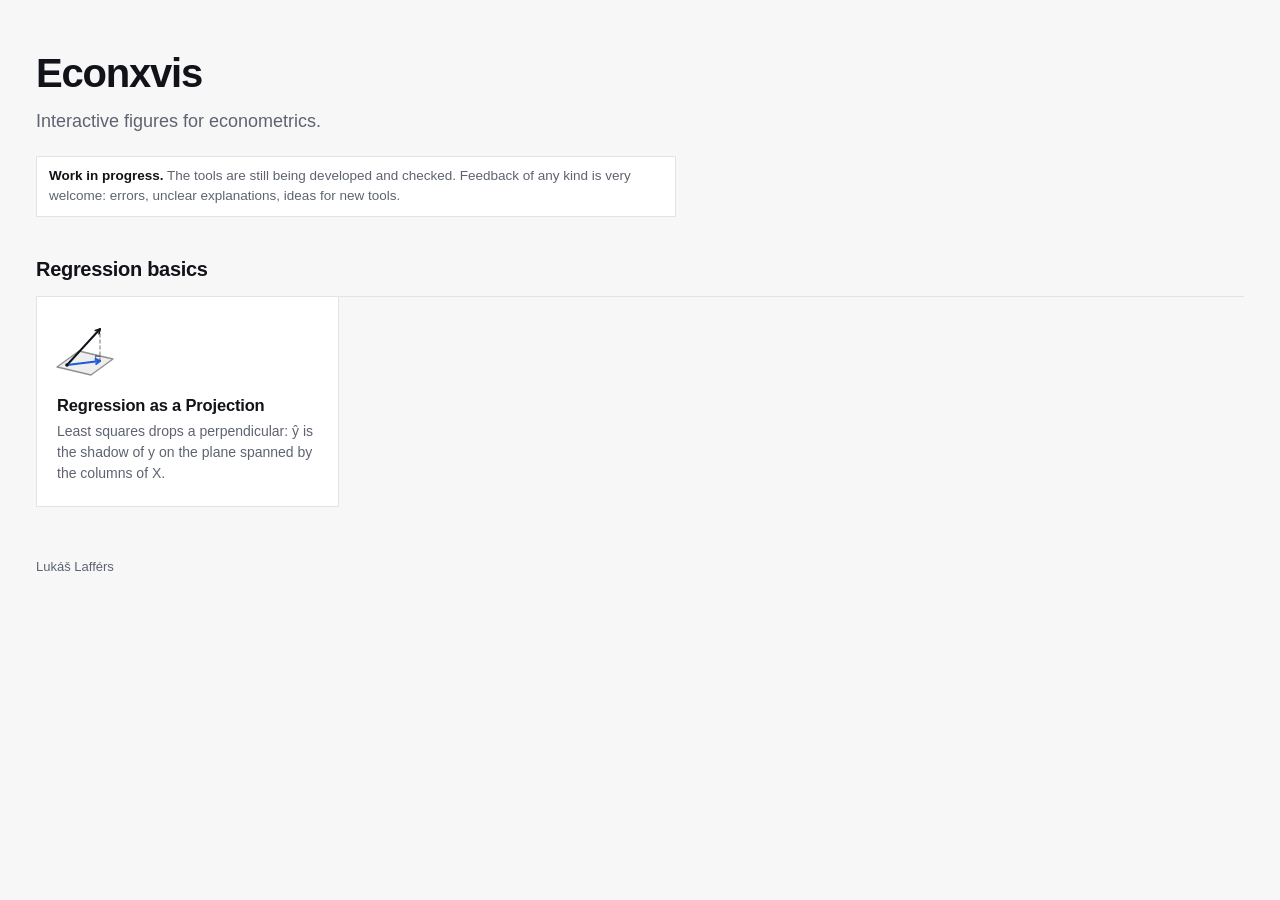
<file: index.html>
<!DOCTYPE html>
<html lang="en">
<head>
  <meta charset="utf-8">
  <meta name="viewport" content="width=device-width, initial-scale=1">
  <title>Econxvis — Visualizations for Econometrics</title>
  <meta name="description" content="Interactive figures for econometrics.">
  <link rel="icon" href="data:,">
  <link rel="stylesheet" href="shared/style.css?v=1">
</head>
<body class="home">
  <!-- Generated by tools/build-site.cjs from tools/catalog.cjs: edit those, not this file. -->
  <header class="site-header">
    <div>
      <h1>Econxvis</h1>
      <p class="lead">Interactive figures for econometrics.</p>
    </div>
  </header>

  <main>
    <p class="wip" role="note"><b>Work in progress.</b> The tools are still being developed and checked. Feedback of any kind is very welcome: errors, unclear explanations, ideas for new tools.</p>

    <section class="lecture" id="regression" aria-labelledby="regression-title">
      <h2 class="lecture-title" id="regression-title">Regression basics</h2>
      <div class="cards">
      <a class="card" href="ols-projection/index.html">
        <svg class="glyph" width="64" height="64" viewBox="0 0 64 64" aria-hidden="true" focusable="false"><path d="M4 50L38 58L60 42L26 34Z" fill="currentColor" opacity="0.07"/><path d="M4 50L38 58L60 42L26 34L4 50" fill="none" stroke="currentColor" stroke-width="1.3" stroke-linecap="round" stroke-linejoin="round" opacity="0.45"/><path d="M14 48L47 12" fill="none" stroke="currentColor" stroke-width="2" stroke-linecap="round" stroke-linejoin="round"/><path d="M42.3 13.4L47 12L46 16.8" fill="none" stroke="currentColor" stroke-width="1.6" stroke-linecap="round" stroke-linejoin="round"/><path d="M47 44L47 12" fill="none" stroke="currentColor" stroke-width="1.3" stroke-linecap="round" stroke-linejoin="round" opacity="0.45" stroke-dasharray="3 3"/><path d="M47 39.5L42.6 38.9L42.6 43.4" fill="none" stroke="currentColor" stroke-width="1.1" stroke-linecap="round" stroke-linejoin="round" opacity="0.6"/><path class="a" d="M14 48L47 44" fill="none" stroke="#1d5bd8" stroke-width="2.2" stroke-linecap="round" stroke-linejoin="round"/><path class="a" d="M42.5 42L47 44L43.1 47" fill="none" stroke="#1d5bd8" stroke-width="2" stroke-linecap="round" stroke-linejoin="round"/><circle cx="14" cy="48" r="1.8" fill="currentColor"/></svg>
        <picture class="preview" aria-hidden="true" style="display:none"><source srcset="ols-projection/preview-dark.webp" media="(prefers-color-scheme: dark)"><img src="ols-projection/preview.webp" alt="" loading="lazy" decoding="async"></picture>
        <h3>Regression as a Projection</h3>
        <p>Least squares drops a perpendicular: ŷ is the shadow of y on the plane spanned by the columns of X.</p>
      </a>
      </div>
    </section>
  </main>

  <footer class="site-footer">
    Lukáš Lafférs
  </footer>
</body>
</html>
</file>
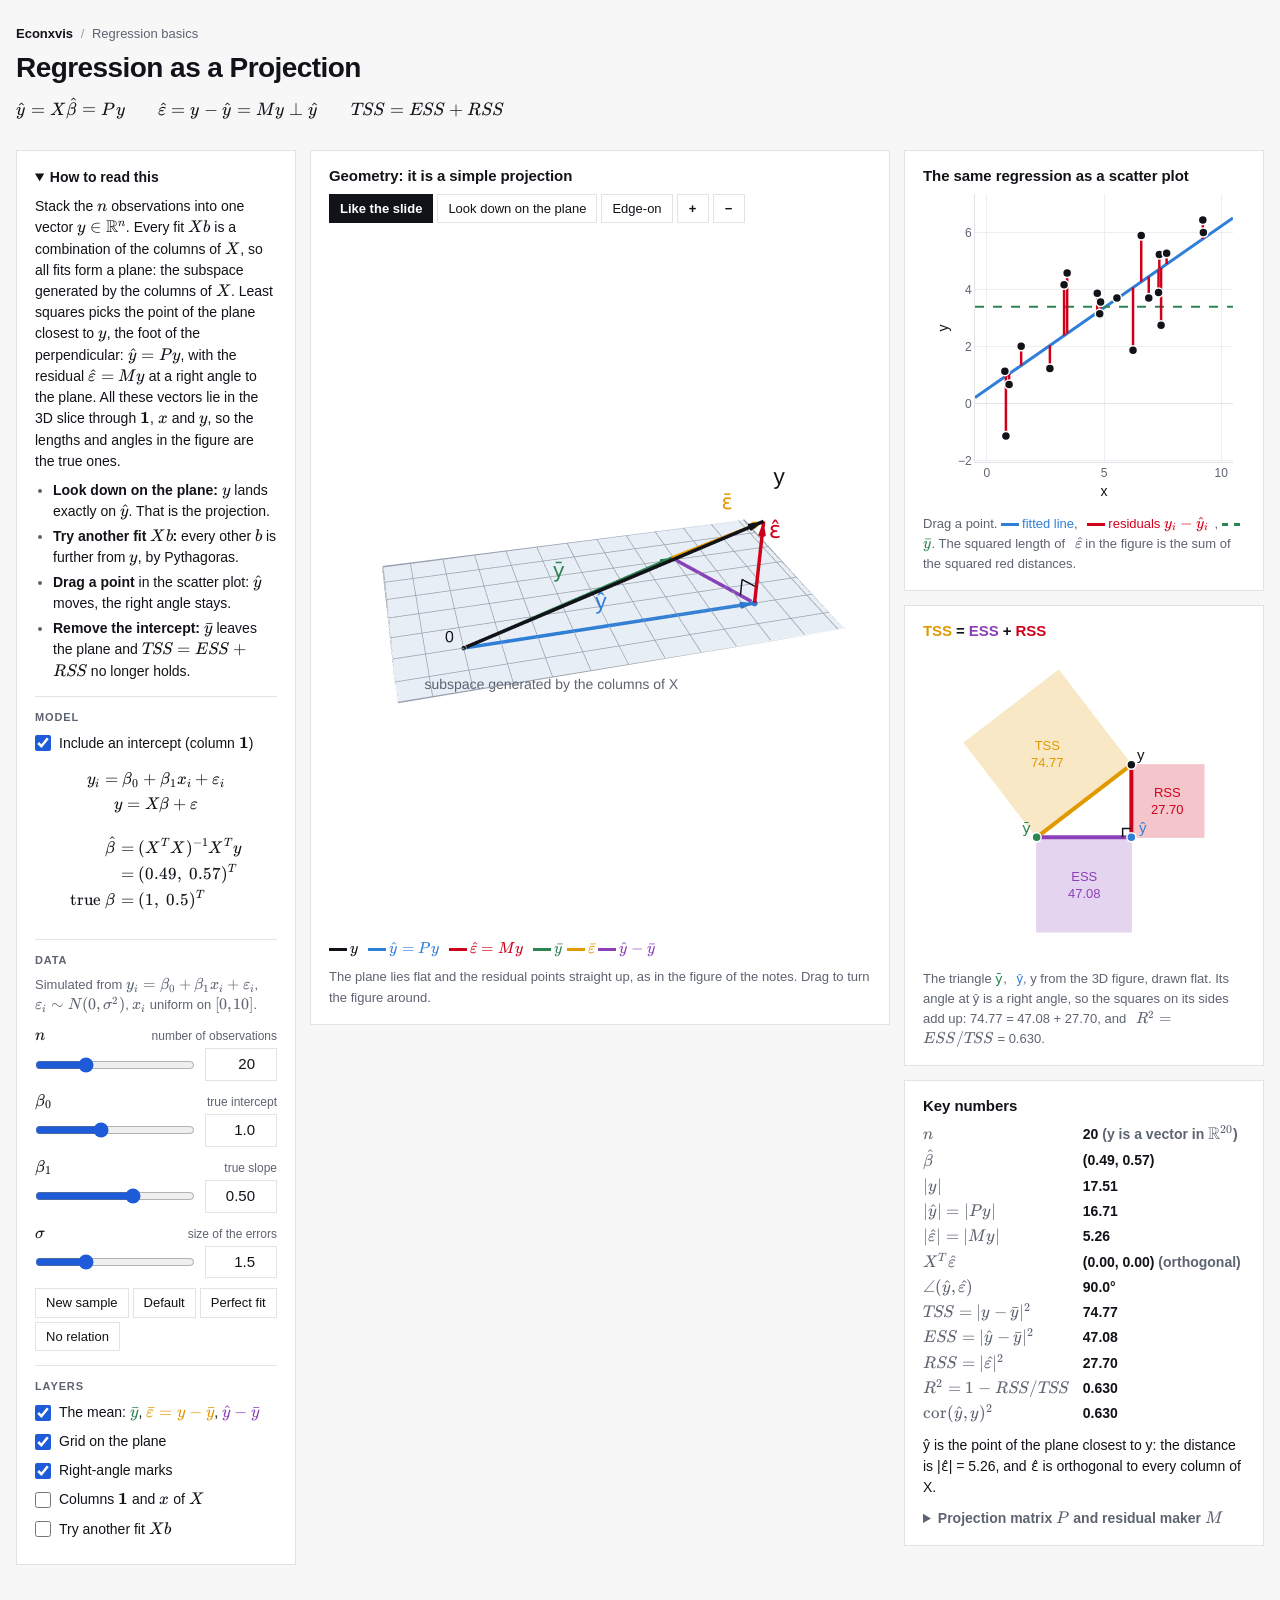
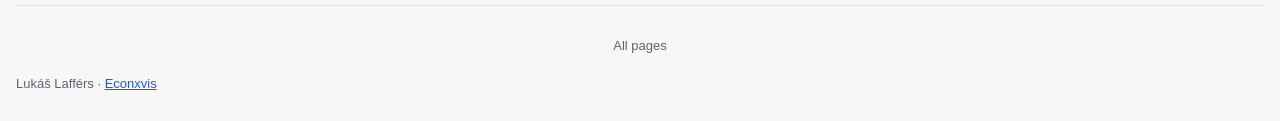
<file: ols-projection/index.html>
<!DOCTYPE html>
<html lang="en">
<head>
  <meta charset="utf-8">
  <meta name="viewport" content="width=device-width, initial-scale=1">
  <title>Regression as a Projection · Econxvis</title>
  <meta name="description" content="Least squares is an orthogonal projection: y, its fitted values Py and residuals My in R^n, and TSS = ESS + RSS as a right triangle.">
  <link rel="icon" href="data:,">
  <link rel="stylesheet" href="../shared/vendor/katex/katex.min.css">
  <link rel="stylesheet" href="../shared/style.css?v=1">
  <link rel="stylesheet" href="style.css?v=1">
</head>
<body>
  <header class="site-header">
    <div>
      <p class="eyebrow"><a href="../index.html#regression">Econxvis</a> <span class="sep" aria-hidden="true">/</span> Regression basics</p>
      <h1>Regression as a Projection</h1>
      <p class="subtitle"><span class="tex" data-tex="\hat y=X\hat\beta=Py\qquad \hat\varepsilon=y-\hat y=My\perp\hat y\qquad TSS=ESS+RSS"></span></p>
    </div>
  </header>

  <div class="status-banner" id="status" role="alert" hidden></div>

  <main class="layout">
    <!-- Controls -->
    <section class="panel controls" aria-label="Controls">
      <div class="group">
        <details class="howto" open>
          <summary>How to read this</summary>
          <p>Stack the <span class="tex" data-tex="n"></span> observations into one vector <span class="tex" data-tex="y\in\mathbb{R}^n"></span>. Every fit <span class="tex" data-tex="Xb"></span> is a combination of the columns of <span class="tex" data-tex="X"></span>, so all fits form a plane: the subspace generated by the columns of <span class="tex" data-tex="X"></span>. Least squares picks the point of the plane closest to <span class="tex" data-tex="y"></span>, the foot of the perpendicular: <span class="tex" data-tex="\hat y=Py"></span>, with the residual <span class="tex" data-tex="\hat\varepsilon=My"></span> at a right angle to the plane. All these vectors lie in the 3D slice through <span class="tex" data-tex="\mathbf 1"></span>, <span class="tex" data-tex="x"></span> and <span class="tex" data-tex="y"></span>, so the lengths and angles in the figure are the true ones.</p>
          <ul>
          <li><b>Look down on the plane:</b> <span class="tex" data-tex="y"></span> lands exactly on <span class="tex" data-tex="\hat y"></span>. That is the projection.</li>
          <li><b>Try another fit <span class="tex" data-tex="Xb"></span>:</b> every other <span class="tex" data-tex="b"></span> is further from <span class="tex" data-tex="y"></span>, by Pythagoras.</li>
          <li><b>Drag a point</b> in the scatter plot: <span class="tex" data-tex="\hat y"></span> moves, the right angle stays.</li>
          <li><b>Remove the intercept:</b> <span class="tex" data-tex="\bar y"></span> leaves the plane and <span class="tex" data-tex="TSS=ESS+RSS"></span> no longer holds.</li>
          </ul>
        </details>
      </div>

      <div class="group">
        <h2>Model</h2>
        <label class="check"><input type="checkbox" id="intercept" checked> <span>Include an intercept (column <span class="tex" data-tex="\mathbf 1"></span>)</span></label>
        <div class="formula" id="formula-model"></div>
        <div class="formula" id="formula-beta"></div>
      </div>

      <div class="group">
        <h2>Data</h2>
        <p class="note">Simulated from <span class="tex" data-tex="y_i=\beta_0+\beta_1x_i+\varepsilon_i"></span>, <span class="tex" data-tex="\varepsilon_i\sim N(0,\sigma^2)"></span>, <span class="tex" data-tex="x_i"></span> uniform on <span class="tex" data-tex="[0,10]"></span>.</p>
        <div class="ctrl" data-key="n" data-label="n" data-hint="number of observations" data-min="3" data-max="60" data-step="1"></div>
        <div class="ctrl" data-key="beta0" data-label="\beta_0" data-hint="true intercept" data-min="-5" data-max="10" data-step="0.1"></div>
        <div class="ctrl" data-key="beta1" data-label="\beta_1" data-hint="true slope" data-min="-2" data-max="2" data-step="0.05"></div>
        <div class="ctrl" data-key="sigma" data-label="\sigma" data-hint="size of the errors" data-min="0" data-max="5" data-step="0.1"></div>
        <div class="btn-row">
          <button type="button" id="resample">New sample</button>
          <button type="button" data-preset="default">Default</button>
          <button type="button" data-preset="perfect">Perfect fit</button>
          <button type="button" data-preset="nofit">No relation</button>
        </div>
        <p class="note" id="drag-note" hidden></p>
      </div>

      <div class="group">
        <h2>Layers</h2>
        <label class="check"><input type="checkbox" id="show-mean"> <span>The mean: <span class="c-ybar"><span class="tex" data-tex="\bar y"></span></span>, <span class="c-ebar"><span class="tex" data-tex="\bar\varepsilon=y-\bar y"></span></span>, <span class="c-ess"><span class="tex" data-tex="\hat y-\bar y"></span></span></span></label>
        <label class="check"><input type="checkbox" id="show-grid"> <span>Grid on the plane</span></label>
        <label class="check"><input type="checkbox" id="show-right"> <span>Right-angle marks</span></label>
        <label class="check"><input type="checkbox" id="show-cols"> <span>Columns <span class="tex" data-tex="\mathbf 1"></span> and <span class="tex" data-tex="x"></span> of <span class="tex" data-tex="X"></span></span></label>
        <label class="check"><input type="checkbox" id="show-cand"> <span>Try another fit <span class="tex" data-tex="Xb"></span></span></label>
        <div data-show="cand">
          <div class="ctrl" data-key="b0" data-label="b_0" data-hint="intercept" data-min="-5" data-max="10" data-step="0.05" data-show="intercept"></div>
          <div class="ctrl" data-key="b1" data-label="b_1" data-hint="slope" data-min="-2" data-max="2" data-step="0.01"></div>
          <div class="btn-row"><button type="button" id="to-ols">Set <span class="tex" data-tex="b=\hat\beta"></span></button></div>
        </div>
      </div>
    </section>

    <!-- 3D plot -->
    <section class="panel plot3d-panel" aria-label="The projection">
      <div class="panel-head">
        <h2>Geometry: it is a simple projection</h2>
        <div class="btn-row" role="group" aria-label="Camera">
          <button type="button" data-view="slide" aria-pressed="true">Like the slide</button>
          <button type="button" data-view="down" aria-pressed="false">Look down on the plane</button>
          <button type="button" data-view="edge" aria-pressed="false">Edge-on</button>
          <button type="button" data-zoom="0.85" aria-label="Zoom in">+</button>
          <button type="button" data-zoom="1.18" aria-label="Zoom out">−</button>
        </div>
      </div>
      <div id="plot3d" class="plot plot-proj"></div>
      <p class="caption">
        <span class="c-y"><span class="key"></span><span class="tex" data-tex="y"></span></span>
        <span class="c-yhat"><span class="key"></span><span class="tex" data-tex="\hat y=Py"></span></span>
        <span class="c-resid"><span class="key"></span><span class="tex" data-tex="\hat\varepsilon=My"></span></span>
        <span data-show="mean"><span class="c-ybar"><span class="key"></span><span class="tex" data-tex="\bar y"></span></span>
        <span class="c-ebar"><span class="key"></span><span class="tex" data-tex="\bar\varepsilon"></span></span>
        <span class="c-ess"><span class="key"></span><span class="tex" data-tex="\hat y-\bar y"></span></span></span>
        <span data-show="cand" class="c-accent-2"><span class="key dash"></span><span class="tex" data-tex="y-Xb"></span></span>
      </p>
      <p class="caption" id="view-note"></p>
    </section>

    <!-- 2D panels and readouts -->
    <div class="side">
      <section class="panel" aria-label="Scatter plot">
        <h2>The same regression as a scatter plot</h2>
        <div id="plotA" class="plot plot-2d plot-drag"></div>
        <p class="caption">Drag a point. <span class="c-yhat"><span class="key"></span>fitted line</span>, <span class="c-resid"><span class="key"></span>residuals <span class="tex" data-tex="y_i-\hat y_i"></span></span><span data-show="mean">, <span class="c-ybar"><span class="key dash"></span><span class="tex" data-tex="\bar y"></span></span></span><span data-show="cand">, <span class="c-accent-2"><span class="key dash"></span>the line of <span class="tex" data-tex="b"></span></span></span>. The squared length of <span class="tex" data-tex="\hat\varepsilon"></span> in the figure is the sum of the squared red distances.</p>
      </section>

      <section class="panel" aria-label="TSS = ESS + RSS">
        <h2><span class="c-ebar">TSS</span> = <span class="c-ess">ESS</span> + <span class="c-resid">RSS</span></h2>
        <div id="plotB" class="plot plot-2d"></div>
        <p class="caption" id="triangle-caption"></p>
      </section>

      <section class="panel readouts" aria-label="Key numbers" aria-live="polite">
        <h2>Key numbers</h2>
        <dl id="readouts"></dl>
        <p class="sentence" id="sentence"></p>
        <p class="warn" id="warning" hidden></p>
        <details class="sub-details">
          <summary>Projection matrix <span class="tex" data-tex="P"></span> and residual maker <span class="tex" data-tex="M"></span></summary>
          <div class="formula" id="formula-P"></div>
          <div class="formula" id="formula-M"></div>
          <p class="note" id="pm-checks"></p>
        </details>
      </section>
    </div>
  </main>

  <nav class="pager" aria-label="Other pages">
    <span class="prev"></span>
    <a class="all" href="../index.html#regression">All pages</a>
    <span class="next"></span>
  </nav>

  <footer class="site-footer">
    Lukáš Lafférs · <a href="../index.html">Econxvis</a>
  </footer>

  <script src="../shared/vendor/katex/katex.min.js"></script>
  <script src="../shared/vendor/plotly/plotly-2.35.2.min.js"></script>
  <script src="../shared/ui.js?v=1"></script>
  <script src="model.js?v=1"></script>
  <script src="app.js?v=1"></script>
</body>
</html>
</file>
<file: shared/style.css>
/* Microvis: the shared look of the start page and all tools.
   Minimal: Helvetica/Arial, square corners, hairlines instead of shadows, black and white with one blue (--brand)
   for what you can click or move. The economics colours (--accent*, --l2-*) are those of the notes' figures. */

/* ---------- colours and type ---------- */

:root {
  --bg: #f7f7f8;
  --panel: #ffffff;
  --ink: #111318;
  --muted: #5d6370;
  --line: #e1e3e8;
  --grid: #eceef2;
  --brand: #1d5bd8;
  --on-accent: #ffffff;
  --accent: #2361a3;      /* isoquants, substitution */
  --accent-soft: rgba(35, 97, 163, 0.12);
  --accent-2: #c4561b;    /* rays, scale */
  --accent-2-soft: rgba(196, 86, 27, 0.12);
  --accent-3: #2b8452;    /* tangents, highlights */
  --accent-4: #8b3fb8;    /* second point z' */
  /* lecture 2 figures: Step 1 (CM) blue, Step 2 (PM') red, supply orange, isocost grey */
  --l2-blue: #4a90e2;
  --l2-red: #d0021b;
  --l2-orange: #f5a623;
  --l2-grey: #9b9b9b;
  --l2-profit: rgba(43, 132, 82, 0.22);
  --dec: #b4462b;
  --const: #4b5563;
  --inc: #2b8452;
  --radius: 0px;
  --font: "Helvetica Neue", Helvetica, Arial, "Segoe UI", Roboto, sans-serif;
  color-scheme: light;
}

@media (prefers-color-scheme: dark) {
  :root:not([data-theme="light"]) {
    --bg: #0d0f12;
    --panel: #14171c;
    --ink: #e9ecf1;
    --muted: #9aa1ad;
    --line: #272b33;
    --grid: #20242b;
    --brand: #7aa7ff;
    --on-accent: #0d0f12;
    --accent: #6fa8e6;
    --accent-soft: rgba(111, 168, 230, 0.16);
    --accent-2: #f0894b;
    --accent-2-soft: rgba(240, 137, 75, 0.16);
    --accent-3: #5cc08a;
    --accent-4: #c58af0;
    --l2-red: #ff4d5e;
    --l2-profit: rgba(92, 192, 138, 0.25);
    --dec: #f08a6c;
    --const: #b7beca;
    --inc: #5cc08a;
    color-scheme: dark;
  }
}

:root[data-theme="dark"] {
  --bg: #0d0f12;
  --panel: #14171c;
  --ink: #e9ecf1;
  --muted: #9aa1ad;
  --line: #272b33;
  --grid: #20242b;
  --brand: #7aa7ff;
  --on-accent: #0d0f12;
  --accent: #6fa8e6;
  --accent-soft: rgba(111, 168, 230, 0.16);
  --accent-2: #f0894b;
  --accent-2-soft: rgba(240, 137, 75, 0.16);
  --accent-3: #5cc08a;
  --accent-4: #c58af0;
  --l2-red: #ff4d5e;
  --l2-profit: rgba(92, 192, 138, 0.25);
  --dec: #f08a6c;
  --const: #b7beca;
  --inc: #5cc08a;
  color-scheme: dark;
}

*, *::before, *::after { box-sizing: border-box; }

html { -webkit-text-size-adjust: 100%; }

body {
  margin: 0;
  background: var(--bg);
  color: var(--ink);
  font-family: var(--font);
  font-size: 15px;
  line-height: 1.5;
  -webkit-font-smoothing: antialiased;
}

a { color: var(--brand); }

h1, h2, h3 { line-height: 1.25; margin: 0; }

[hidden] { display: none !important; }

/* ---------- header ---------- */

.site-header {
  max-width: 1600px;
  margin: 0 auto;
  padding: 24px 16px 18px;
}
.site-header > div { min-width: 0; max-width: 100%; }
.eyebrow { margin: 0 0 6px; font-size: 13px; font-weight: 500; color: var(--muted); }
.eyebrow a { color: var(--ink); font-weight: 700; text-decoration: none; }
.eyebrow a:hover { color: var(--brand); }
.eyebrow .sep { margin: 0 4px; opacity: 0.6; }
.site-header h1 { font-size: 28px; font-weight: 700; letter-spacing: -0.02em; }
/* Header formulas: each piece stays on one line, pieces wrap on a narrow screen, and there is room above
   and below for tall fractions, so no scrollbar appears unless a single piece is wider than the screen. */
.subtitle {
  max-width: 100%;
  margin: 6px 0 0;
  padding: 5px 0 8px;
  overflow: hidden;
  font-size: 15px;
  line-height: 1.9;
  color: var(--ink);
}
.subtitle .katex, .subtitle .katex-html { white-space: nowrap; }
.subtitle .tex-piece { display: inline-block; margin-right: 2.2em; }
.subtitle .tex-piece:last-child { margin-right: 0; }

main { max-width: 1600px; margin: 0 auto; padding: 0 16px 32px; }

.status-banner {
  max-width: 1600px;
  margin: 0 auto 14px;
  padding: 10px 16px;
  border: 1px solid var(--dec);
  color: var(--dec);
  background: var(--panel);
  font-size: 14px;
}
.status-banner p { margin: 0; }
.status-banner p + p { margin-top: 4px; }
@media (max-width: 1632px) { .status-banner { margin-left: 16px; margin-right: 16px; } }

/* ---------- panels ---------- */

.panel {
  min-width: 0;
  padding: 16px 18px;
  background: var(--panel);
  border: 1px solid var(--line);
}
.panel > h2, .panel-head h2 { font-size: 15px; font-weight: 700; letter-spacing: -0.005em; }
.panel-head {
  display: flex;
  flex-wrap: wrap;
  align-items: center;
  justify-content: space-between;
  gap: 8px;
  margin-bottom: 6px;
}

.caption { margin: 8px 0 0; font-size: 13px; line-height: 1.55; color: var(--muted); }
.note { margin: 6px 0 0; font-size: 13px; color: var(--muted); }
.warn { margin: 6px 0 0; font-size: 13px; color: var(--dec); }

/* colour keys in captions: a short line, a dashed line or a dot in the colour of the curve */
.key { display: inline-block; width: 18px; height: 0; border-top: 3px solid currentColor; vertical-align: middle; margin-right: 3px; }
.key.dash { border-top-style: dashed; }
.key.dot { width: 9px; height: 9px; border: 0; border-radius: 50%; background: currentColor; }
.c-accent { color: var(--accent); }
.c-accent-2 { color: var(--accent-2); }
.c-accent-3 { color: var(--accent-3); }
.c-accent-4 { color: var(--accent-4); }
.c-muted { color: var(--muted); }
.c-ink { color: var(--ink); }
.c-l2-blue { color: var(--l2-blue); }
.c-l2-red { color: var(--l2-red); }
.c-l2-orange { color: var(--l2-orange); }
.c-l2-grey { color: var(--l2-grey); }

/* ---------- controls ---------- */

.group { padding: 14px 0; border-top: 1px solid var(--line); }
.group:first-child { border-top: 0; padding-top: 0; }
.group:last-child { padding-bottom: 0; }
.group > h2 {
  margin-bottom: 8px;
  font-size: 11px;
  font-weight: 700;
  letter-spacing: 0.08em;
  text-transform: uppercase;
  color: var(--muted);
}

select, input[type="number"], button { font: inherit; color: var(--ink); }

select {
  width: 100%;
  padding: 7px 8px;
  border: 1px solid var(--line);
  border-radius: 0;
  background: var(--panel);
}

.ctrl { margin: 10px 0; }
.ctrl-label {
  display: flex;
  align-items: baseline;
  justify-content: space-between;
  gap: 8px;
  margin-bottom: 2px;
  font-size: 14px;
}
.ctrl-label .hint { color: var(--muted); font-size: 12px; text-align: right; }
.ctrl-row { display: flex; align-items: center; gap: 10px; }
.ctrl-row input[type="range"] { flex: 1; min-width: 0; }
input[type="number"] {
  padding: 4px 6px;
  border: 1px solid var(--line);
  border-radius: 0;
  background: var(--panel);
  text-align: right;
}
.ctrl-row input[type="number"] { width: 72px; flex: none; }

input[type="range"] { accent-color: var(--brand); height: 24px; margin: 0; }
input[type="checkbox"] { accent-color: var(--brand); width: 16px; height: 16px; margin: 0; }

.check { display: flex; align-items: center; gap: 8px; margin: 8px 0; font-size: 14px; cursor: pointer; }

/* segmented switch: black when chosen */
.seg { display: flex; border: 1px solid var(--ink); }
.seg button {
  flex: 1;
  padding: 8px 6px;
  border: 0;
  background: transparent;
  color: var(--ink);
  font-size: 14px;
  font-weight: 600;
  cursor: pointer;
}
.seg button + button { border-left: 1px solid var(--ink); }
.seg button[aria-pressed="true"] { background: var(--ink); color: var(--panel); }

/* small buttons: presets, pins, cameras */
.btn-row { display: flex; flex-wrap: wrap; gap: 4px; }
.btn-row button, .go-row button {
  padding: 4px 10px;
  border: 1px solid var(--line);
  background: var(--panel);
  font-size: 13px;
  font-weight: 500;
  cursor: pointer;
}
.go-row button { padding: 4px 12px; }
.btn-row button:hover, .go-row button:hover, .seg button:hover:not([aria-pressed="true"]) { border-color: var(--ink); }
.btn-row button[aria-pressed="true"] { border-color: var(--ink); background: var(--ink); color: var(--panel); font-weight: 600; }

button:focus-visible, select:focus-visible, input:focus-visible, summary:focus-visible, a:focus-visible {
  outline: 2px solid var(--brand);
  outline-offset: 2px;
}

.go-row { display: flex; flex-wrap: wrap; align-items: center; gap: 6px; margin: 10px 0; font-size: 14px; }
.go-row input[type="number"] { width: 64px; }
.notes-form { color: var(--muted); }

.pair-row { display: flex; flex-wrap: wrap; align-items: center; gap: 6px; margin: 8px 0; font-size: 14px; }
.pair-row input[type="number"] { width: 70px; }
.pair-row .who { min-width: 22px; font-weight: 700; }

.badge {
  display: inline-block;
  padding: 1px 8px;
  border: 1px solid currentColor;
  font-size: 12px;
  font-weight: 600;
  white-space: nowrap;
}
.badge.decreasing { color: var(--dec); }
.badge.constant { color: var(--const); }
.badge.increasing { color: var(--inc); }

.formula { padding: 4px 0; overflow: hidden; font-size: 14px; }
.formula .katex-display { margin: 4px 0; }

/* set by shared/ui.js when a formula box really is too wide: then, and only then, it scrolls */
.scrolls { overflow-x: auto !important; }

/* "How to read this": the idea in a sentence or two, then a few things to try */
details.howto { font-size: 14px; }
details.howto summary { cursor: pointer; font-weight: 700; }
details.howto p { margin: 8px 0 0; }
details.howto ul { margin: 8px 0 0; padding-left: 18px; }
details.howto li { margin: 4px 0 0; }
details.howto li::marker { color: var(--muted); }

details.sub-details { margin-top: 10px; font-size: 14px; }
details.sub-details summary { cursor: pointer; color: var(--muted); font-weight: 600; }

/* ---------- readouts ---------- */

.readouts dl {
  display: grid;
  grid-template-columns: auto 1fr;
  gap: 4px 14px;
  margin: 8px 0 0;
  font-size: 14px;
}
.readouts dt { color: var(--muted); }
.readouts dd { margin: 0; font-variant-numeric: tabular-nums; font-weight: 600; }
.readouts .sentence { margin: 10px 0 0; font-size: 14px; }

.status-line { margin: 6px 0 0; font-size: 13px; font-weight: 600; min-height: 2.6em; }
.status-line.low { color: var(--l2-red); }
.status-line.min { color: var(--l2-blue); }
.status-line.high { color: var(--muted); }
.ok-mark { color: var(--inc); font-weight: 700; }
.no-mark { color: var(--dec); font-weight: 700; }

.checks { list-style: none; margin: 8px 0 0; padding: 0; font-size: 14px; }
.checks li { display: grid; grid-template-columns: 22px 1fr; gap: 2px 6px; padding: 7px 0; border-top: 1px solid var(--line); }
.checks li:first-child { border-top: 0; }
.checks .mark { font-weight: 700; text-align: center; }
.checks .ok { color: var(--inc); }
.checks .no { color: var(--dec); }
.checks .na { color: var(--muted); }
.checks .def { grid-column: 2; color: var(--muted); font-size: 13px; }

table.data { border-collapse: collapse; width: 100%; font-size: 13px; font-variant-numeric: tabular-nums; }
table.data th, table.data td { padding: 5px 4px; text-align: right; border: 1px solid var(--line); }
table.data th { color: var(--muted); font-weight: 600; background: var(--bg); }
table.data td { cursor: pointer; }
table.data td:hover { outline: 2px solid var(--accent); outline-offset: -2px; }
table.data td.sel { outline: 3px solid var(--accent-2); outline-offset: -3px; font-weight: 700; }

/* ---------- tool layout: controls | main plot | side panels ---------- */

.layout {
  display: grid;
  grid-template-columns: 300px minmax(0, 1fr) minmax(0, 400px);
  grid-template-areas: "controls main side";
  gap: 14px;
  align-items: start;
}
.layout > .controls { grid-area: controls; }
.layout > .plot3d-panel, .layout > .main-panel { grid-area: main; }
.layout > .side { grid-area: side; display: grid; gap: 14px; min-width: 0; }

.plot { width: 100%; }
.plot-3d { height: 640px; }
.plot-2d { height: 320px; }
.plot-main { height: 620px; touch-action: none; cursor: crosshair; }

@media (max-width: 1250px) {
  .layout {
    grid-template-columns: 300px minmax(0, 1fr);
    grid-template-areas: "controls main" "side side";
  }
  .layout > .side { grid-template-columns: repeat(auto-fit, minmax(min(100%, 320px), 1fr)); }
}

@media (max-width: 800px) {
  .layout {
    grid-template-columns: minmax(0, 1fr);
    grid-template-areas: "controls" "main" "side";
  }
  .plot-3d { height: 440px; }
  .plot-2d { height: 300px; }
  .plot-main { height: 400px; }
  .site-header h1 { font-size: 23px; }
}

/* ---------- previous / next tool, footer ---------- */

.pager {
  max-width: 1568px;
  margin: 8px auto 0;
  padding: 14px 0 0;
  border-top: 1px solid var(--line);
  display: grid;
  grid-template-columns: 1fr auto 1fr;
  align-items: start;
  gap: 14px;
}
@media (max-width: 1600px) { .pager { margin-left: 16px; margin-right: 16px; } }
.pager a { color: var(--ink); text-decoration: none; font-weight: 700; font-size: 15px; }
.pager .next { text-align: right; }
.pager a span { display: block; margin-bottom: 2px; font-size: 12px; font-weight: 500; color: var(--muted); }
.pager .prev span::before { content: "\2190  "; }
.pager .next span::after { content: "  \2192"; }
.pager .all { padding-top: 16px; font-size: 13px; font-weight: 500; color: var(--muted); }
.pager a:hover, .pager a:hover span { color: var(--brand); }
@media (max-width: 640px) {
  .pager { grid-template-columns: 1fr 1fr; gap: 10px 14px; }
  .pager .all { grid-column: 1 / -1; grid-row: 2; padding-top: 0; }
}

.site-footer { max-width: 1600px; margin: 0 auto; padding: 18px 16px 28px; font-size: 13px; color: var(--muted); }

/* ---------- start page ---------- */

.home .site-header, .home main, .home .site-footer { max-width: 1240px; }
.home .site-header { padding-top: 48px; padding-bottom: 8px; }
.home .site-header h1 { font-size: 40px; letter-spacing: -0.03em; }
.lead { max-width: 640px; margin: 10px 0 0; font-size: 18px; line-height: 1.45; color: var(--muted); }
.wip { max-width: 640px; margin: 14px 0 26px; padding: 9px 12px; border: 1px solid var(--line); background: var(--panel); font-size: 13.5px; color: var(--muted); }
.wip b { color: var(--ink); }
.lecture-nav { display: flex; flex-wrap: wrap; gap: 6px 14px; padding-bottom: 14px; border-bottom: 1px solid var(--line); }
.lecture-nav a { padding: 2px 0; font-size: 13.5px; font-weight: 500; color: var(--ink); text-decoration: none; border-bottom: 1px solid transparent; white-space: nowrap; }
.lecture-nav a:hover { color: var(--brand); border-bottom-color: var(--brand); }
.lecture-nav a b { margin-right: 4px; color: var(--muted); font-weight: 500; }

.lecture { margin-top: 40px; scroll-margin-top: 16px; }
.lecture-title { margin-bottom: 14px; font-size: 20px; font-weight: 700; letter-spacing: -0.015em; }
.lecture-no { display: block; margin-bottom: 3px; font-size: 12px; font-weight: 700; letter-spacing: 0.08em; text-transform: uppercase; color: var(--muted); }

/* the tiles: one grid, cells separated by hairlines; an incomplete last row leaves the empty cells blank */
.cards {
  display: grid;
  grid-template-columns: repeat(auto-fill, minmax(min(100%, 270px), 1fr));
  border-top: 1px solid var(--line);
  border-left: 1px solid var(--line);
}
.card {
  position: relative;
  display: block;
  padding: 20px 20px 22px;
  border-right: 1px solid var(--line);
  border-bottom: 1px solid var(--line);
  background: var(--panel);
  color: inherit;
  text-decoration: none;
  transition: background-color 0.12s;
}
.card:hover { background: var(--bg); }
.card .glyph { display: block; width: 64px; height: 64px; margin: 0 0 14px -4px; color: var(--ink); }
.card .glyph .a { stroke: var(--brand); }
.card .glyph .af { fill: var(--brand); }
.card h3 { margin-bottom: 6px; font-size: 16.5px; font-weight: 700; letter-spacing: -0.01em; color: var(--ink); }
.card:hover h3 { color: var(--brand); }
.card .star { margin-right: 3px; color: var(--muted); }
.card p { margin: 0; font-size: 14px; line-height: 1.5; color: var(--muted); }

/* where you can hover: a preview of the tool covers the tile */
.card .preview { display: none; }
@media (hover: hover) and (pointer: fine) {
  .card .preview { display: block !important; position: absolute; inset: 0; z-index: 2; background: var(--panel); opacity: 0; pointer-events: none; transition: opacity 0.15s; }
  .card .preview img { width: 100%; height: 100%; object-fit: contain; padding: 8px; }
  .card:hover .preview, .card:focus-visible .preview { opacity: 1; }
}
@media (prefers-reduced-motion: reduce) { .card .preview, .card { transition: none; } }

@media (max-width: 640px) {
  .home .site-header { padding-top: 28px; }
  .home .site-header h1 { font-size: 32px; }
  .lead { font-size: 16.5px; }
  .card { padding: 16px; }
  /* on a phone the drawing sits left of the text, so the list stays short */
  .card { display: grid; grid-template-columns: 56px 1fr; column-gap: 14px; }
  .card .glyph { grid-row: 1 / span 2; width: 56px; height: 56px; margin: 0; }
}

/* a switch in a panel heading stays small and on one line */
.panel-head .seg button { flex: none; padding: 4px 10px; font-size: 13px; white-space: nowrap; }

/* ---------- Econxvis: the colours of the regression figures in the handouts ----------
   Everything above is identical to shared/style.css of Microvis; keep it that way (copy it over when Microvis changes)
   and put Econxvis additions here. Slide "Geometry: It is a simple projection": y black, y_hat blue, residual / RSS red,
   mean green, deviation from the mean / TSS yellow, explained part / ESS purple. */

:root {
  --fig-y: #111318;
  --fig-yhat: #2f7fd8;
  --fig-resid: #d0021b;
  --fig-ybar: #2b8452;
  --fig-ebar: #e09a00;
  --fig-ess: #8b3fb8;
  --fig-plane: rgba(35, 97, 163, 0.10);
  --fig-plane-edge: #9aa1ad;
}
@media (prefers-color-scheme: dark) {
  :root:not([data-theme="light"]) {
    --fig-y: #e9ecf1;
    --fig-yhat: #6fa8e6;
    --fig-resid: #ff4d5e;
    --fig-ybar: #5cc08a;
    --fig-ebar: #f5c542;
    --fig-ess: #c58af0;
    --fig-plane: rgba(111, 168, 230, 0.12);
    --fig-plane-edge: #5d6370;
  }
}
:root[data-theme="dark"] {
  --fig-y: #e9ecf1;
  --fig-yhat: #6fa8e6;
  --fig-resid: #ff4d5e;
  --fig-ybar: #5cc08a;
  --fig-ebar: #f5c542;
  --fig-ess: #c58af0;
  --fig-plane: rgba(111, 168, 230, 0.12);
  --fig-plane-edge: #5d6370;
}
.c-y { color: var(--fig-y); }
.c-yhat { color: var(--fig-yhat); }
.c-resid { color: var(--fig-resid); }
.c-ybar { color: var(--fig-ybar); }
.c-ebar { color: var(--fig-ebar); }
.c-ess { color: var(--fig-ess); }
</file>
<file: ols-projection/style.css>
/* Regression as a Projection: tool-specific styles (shared look is in ../shared/style.css). */

/* The projection gets most of the page: a wider middle column and a tall plot. */
.layout { grid-template-columns: 280px minmax(0, 1fr) minmax(0, 360px); }
.plot-proj { height: min(78vh, 820px); min-height: 520px; cursor: grab; }
.plot-proj:active { cursor: grabbing; }
@media (max-width: 1250px) {
  .layout { grid-template-columns: 280px minmax(0, 1fr); }
}
@media (max-width: 800px) {
  .layout { grid-template-columns: minmax(0, 1fr); }
  .plot-proj { height: 60vh; min-height: 380px; }
}

.plot-drag { touch-action: none; cursor: grab; }
.plot-drag.dragging { cursor: grabbing; }
.panel-head .btn-row button[data-zoom] { min-width: 32px; font-weight: 700; }
.caption > span + span { margin-left: 6px; }
</file>
